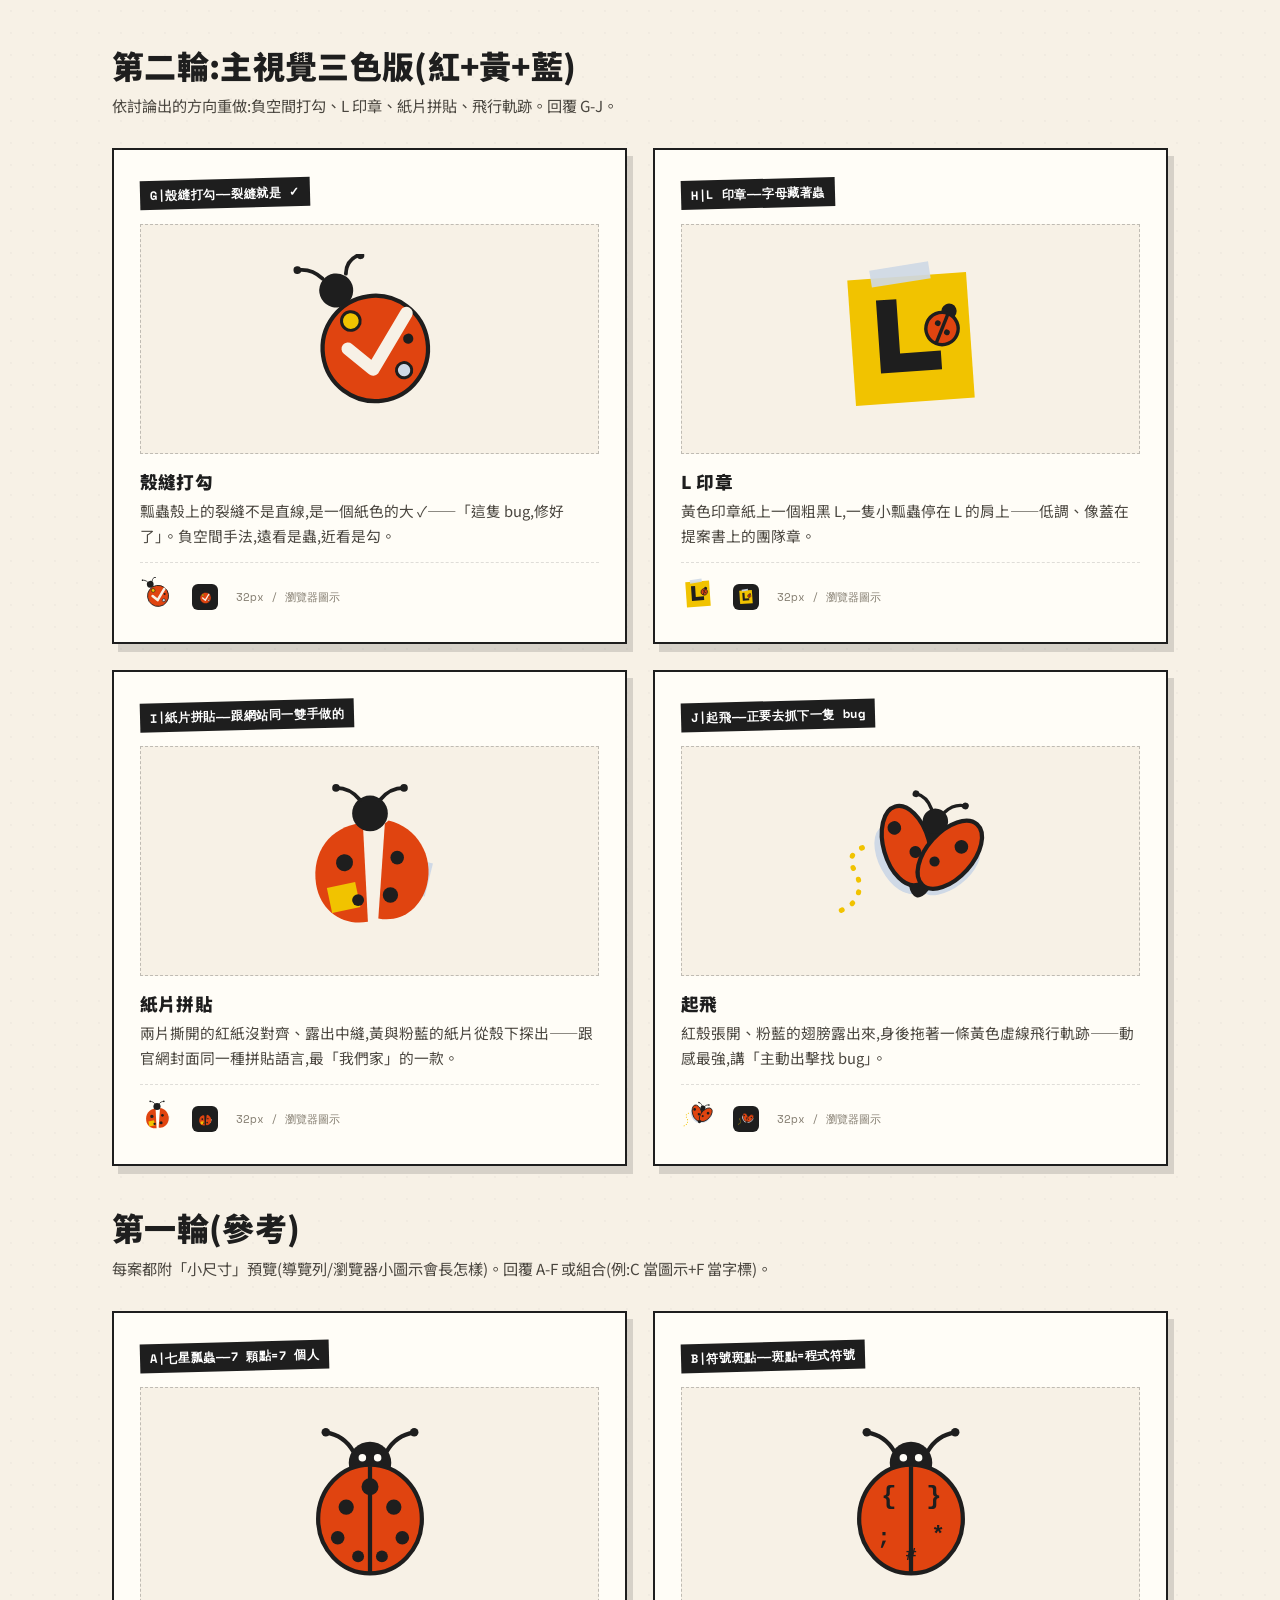
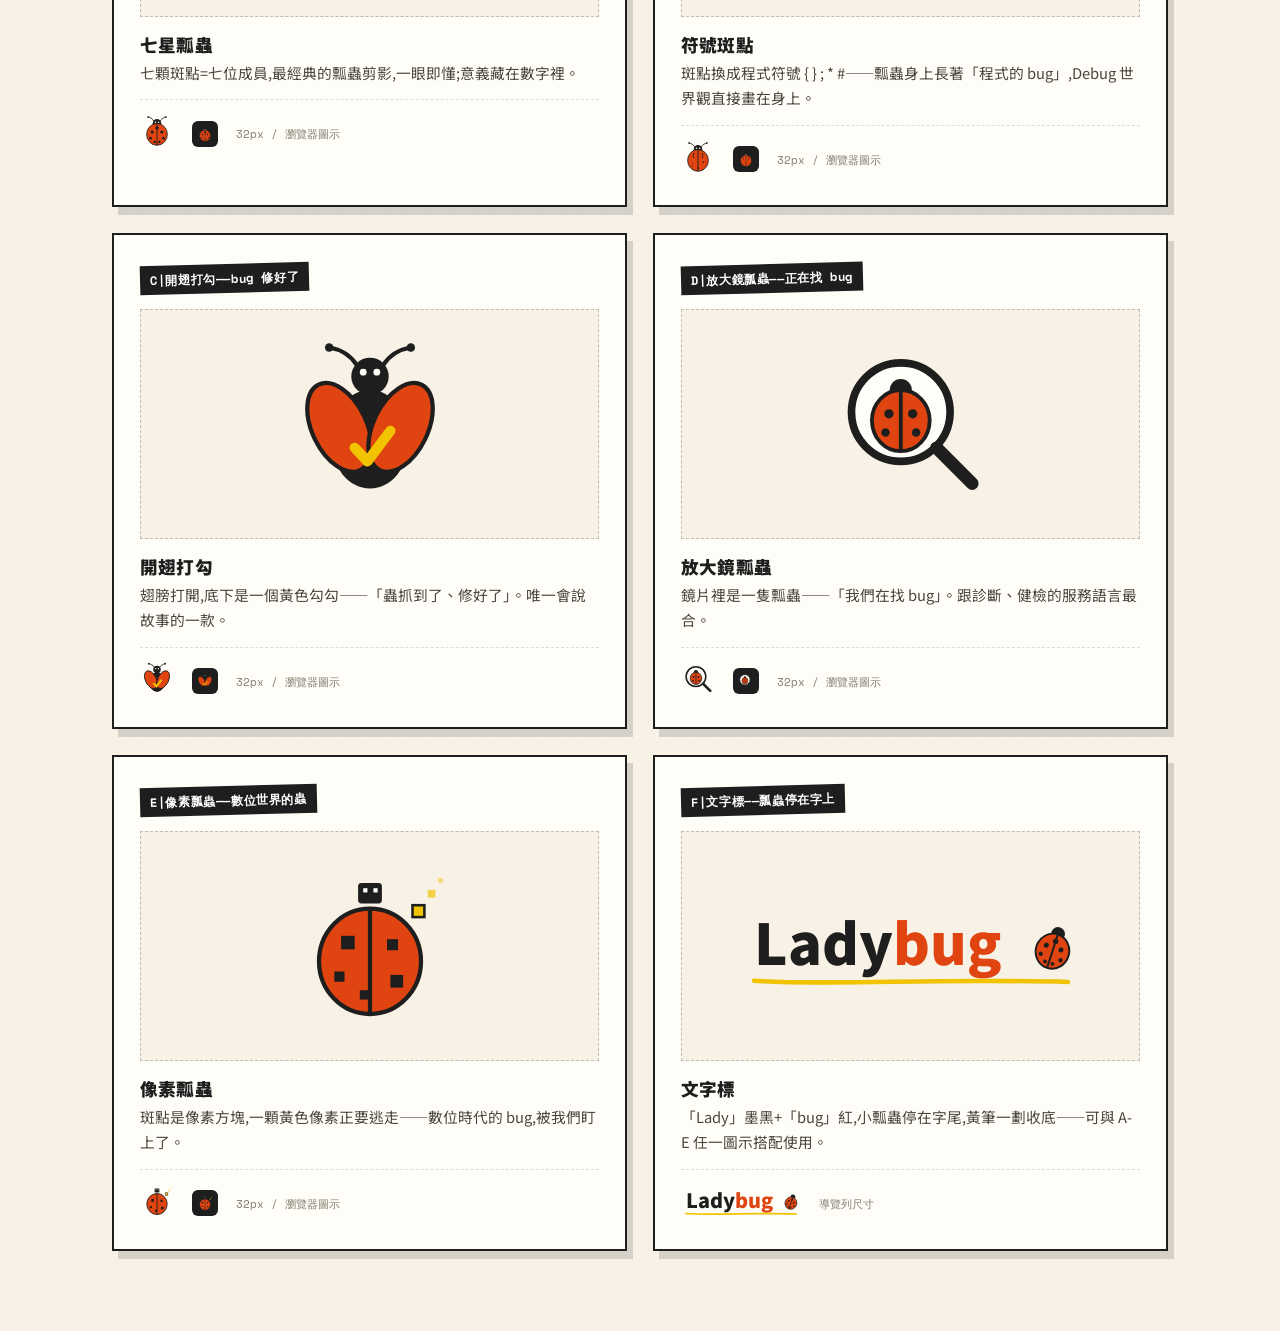
<file: logo-lab.html>
<!doctype html>
<html lang="zh-Hant">
<head>
<meta charset="UTF-8">
<meta name="viewport" content="width=device-width,initial-scale=1">
<title>Logo 提案 R2|Ladybug(內部頁)</title>
<meta name="robots" content="noindex">
<link rel="icon" href="assets/favicon.svg" type="image/svg+xml">
<link rel="stylesheet" href="styles.css">
<style>
.lab-wrap{max-width:1100px;margin:0 auto;padding:36px 22px 80px}
.lab-wrap h1{font-size:clamp(1.4rem,3vw,2rem);margin-bottom:6px}
.lab-note{color:var(--ink-2);font-size:.95rem;margin-bottom:30px}
.logo-grid{display:grid;grid-template-columns:repeat(2,1fr);gap:26px}
@media (max-width:760px){.logo-grid{grid-template-columns:1fr}}
.lcard{background:var(--paper);border:2px solid var(--ink);box-shadow:6px 8px 0 rgba(30,30,30,.15);padding:26px}
.lcard .tag{display:inline-block;font-family:var(--mono);font-weight:700;font-size:.76rem;background:var(--ink);color:#fff;padding:4px 10px;margin-bottom:16px}
.lcard .stage{display:grid;place-items:center;background:var(--cream);border:1.5px dashed rgba(30,30,30,.25);padding:26px;min-height:230px}
.lcard .stage svg{width:170px;height:auto}
.lcard.wide .stage svg{width:340px}
.lcard h3{font-size:1.1rem;margin:16px 0 4px}
.lcard p{color:var(--ink-2);font-size:.92rem;margin:0 0 14px}
.sizes{display:flex;align-items:center;gap:18px;border-top:1px dashed var(--line);padding-top:14px}
.sizes .s32 svg{width:34px;height:34px}
.sizes .fav{width:26px;height:26px;border-radius:6px;background:var(--ink);display:grid;place-items:center}
.sizes .fav svg{width:18px;height:18px}
.sizes span{font-family:var(--mono);font-size:.7rem;color:var(--muted)}
</style>
</head>
<body>
<div class="lab-wrap">
  <h1 style="margin-top:8px">第二輪:主視覺三色版(紅+黃+藍)</h1>
  <p class="lab-note">依討論出的方向重做:負空間打勾、L 印章、紙片拼貼、飛行軌跡。回覆 G-J。</p>
  <div class="logo-grid">

    <div class="lcard"><span class="tag">G|殼縫打勾——裂縫就是 ✓</span>
      <div class="stage"><svg id="mG" viewBox="0 0 200 200" xmlns="http://www.w3.org/2000/svg">
        <g transform="rotate(-8 100 110)">
          <circle cx="70" cy="38" r="20" fill="#1e1e1e"/>
          <path d="M56 22 C48 12 38 8 28 8" stroke="#1e1e1e" stroke-width="4.5" fill="none" stroke-linecap="round"/>
          <path d="M84 20 C86 8 94 2 104 0" stroke="#1e1e1e" stroke-width="4.5" fill="none" stroke-linecap="round"/>
          <circle cx="28" cy="8" r="4.5" fill="#1e1e1e"/><circle cx="104" cy="1" r="4.5" fill="#1e1e1e"/>
          <circle cx="106" cy="112" r="62" fill="#E04410" stroke="#1e1e1e" stroke-width="5"/>
          <path d="M74 108 L100 136 L148 76" stroke="#f7f1e6" stroke-width="15" fill="none" stroke-linecap="round" stroke-linejoin="round"/>
          <circle cx="82" cy="76" r="11" fill="#F1C300" stroke="#1e1e1e" stroke-width="3.5"/>
          <circle cx="136" cy="142" r="9" fill="#CFD9E6" stroke="#1e1e1e" stroke-width="3.5"/>
          <circle cx="146" cy="106" r="6" fill="#1e1e1e"/>
        </g>
      </svg></div>
      <h3>殼縫打勾</h3><p>瓢蟲殼上的裂縫不是直線,是一個紙色的大 ✓——「這隻 bug,修好了」。負空間手法,遠看是蟲,近看是勾。</p>
      <div class="sizes"><span class="s32"><svg viewBox="0 0 200 200"><use href="#mG"/></svg></span><span class="fav"><svg viewBox="0 0 200 200"><use href="#mG"/></svg></span><span>32px / 瀏覽器圖示</span></div>
    </div>

    <div class="lcard"><span class="tag">H|L 印章——字母藏著蟲</span>
      <div class="stage"><svg id="mH" viewBox="0 0 200 200" xmlns="http://www.w3.org/2000/svg">
        <rect x="30" y="26" width="140" height="148" fill="#F1C300" transform="rotate(-4 100 100)"/>
        <rect x="52" y="14" width="70" height="20" fill="#CFD9E6" opacity=".9" transform="rotate(-9 87 24)"/>
        <path d="M62 52 L62 138 L134 138 L134 116 L86 116 L86 52 Z" fill="#1e1e1e" transform="rotate(-4 100 100)"/>
        <g transform="rotate(22 138 84)">
          <circle cx="138" cy="66" r="9" fill="#1e1e1e"/>
          <circle cx="138" cy="88" r="19" fill="#E04410" stroke="#1e1e1e" stroke-width="4"/>
          <line x1="138" y1="70" x2="138" y2="107" stroke="#1e1e1e" stroke-width="4"/>
          <circle cx="131" cy="84" r="3.4" fill="#1e1e1e"/><circle cx="145" cy="90" r="3.4" fill="#1e1e1e"/>
        </g>
      </svg></div>
      <h3>L 印章</h3><p>黃色印章紙上一個粗黑 L,一隻小瓢蟲停在 L 的肩上——低調、像蓋在提案書上的團隊章。</p>
      <div class="sizes"><span class="s32"><svg viewBox="0 0 200 200"><use href="#mH"/></svg></span><span class="fav"><svg viewBox="0 0 200 200"><use href="#mH"/></svg></span><span>32px / 瀏覽器圖示</span></div>
    </div>

    <div class="lcard"><span class="tag">I|紙片拼貼——跟網站同一雙手做的</span>
      <div class="stage"><svg id="mI" viewBox="0 0 200 200" xmlns="http://www.w3.org/2000/svg">
        <rect x="118" y="96" width="52" height="40" fill="#CFD9E6" transform="rotate(14 144 116)"/>
        <path d="M96 58 C60 58 34 86 36 124 C38 156 62 176 92 174 L98 62 Z" fill="#E04410" transform="rotate(-6 70 120)"/>
        <path d="M108 56 C142 60 166 90 162 126 C158 156 136 174 110 172 L104 60 Z" fill="#E04410" transform="rotate(7 132 118) translate(6 -2)"/>
        <rect x="52" y="128" width="34" height="30" fill="#F1C300" transform="rotate(-12 69 143)"/>
        <circle cx="100" cy="44" r="21" fill="#1e1e1e"/>
        <path d="M88 28 C80 18 70 14 60 14" stroke="#1e1e1e" stroke-width="4.5" fill="none" stroke-linecap="round"/>
        <path d="M112 28 C120 18 130 14 140 14" stroke="#1e1e1e" stroke-width="4.5" fill="none" stroke-linecap="round"/>
        <circle cx="60" cy="14" r="4.5" fill="#1e1e1e"/><circle cx="140" cy="14" r="4.5" fill="#1e1e1e"/>
        <circle cx="70" cy="102" r="10" fill="#1e1e1e" transform="rotate(-6 70 102)"/>
        <circle cx="132" cy="96" r="8" fill="#1e1e1e"/>
        <circle cx="86" cy="146" r="7" fill="#1e1e1e"/>
        <circle cx="124" cy="140" r="9" fill="#1e1e1e"/>
      </svg></div>
      <h3>紙片拼貼</h3><p>兩片撕開的紅紙沒對齊、露出中縫,黃與粉藍的紙片從殼下探出——跟官網封面同一種拼貼語言,最「我們家」的一款。</p>
      <div class="sizes"><span class="s32"><svg viewBox="0 0 200 200"><use href="#mI"/></svg></span><span class="fav"><svg viewBox="0 0 200 200"><use href="#mI"/></svg></span><span>32px / 瀏覽器圖示</span></div>
    </div>

    <div class="lcard"><span class="tag">J|起飛——正要去抓下一隻 bug</span>
      <div class="stage"><svg id="mJ" viewBox="0 0 200 200" xmlns="http://www.w3.org/2000/svg">
        <path d="M18 158 C40 150 44 128 34 112 C26 99 30 88 44 84" stroke="#F1C300" stroke-width="6" fill="none" stroke-linecap="round" stroke-dasharray="1 14"/>
        <g transform="rotate(14 118 96)">
          <ellipse cx="88" cy="106" rx="24" ry="44" fill="#CFD9E6" transform="rotate(-42 88 106)"/>
          <ellipse cx="148" cy="102" rx="22" ry="42" fill="#CFD9E6" transform="rotate(38 148 102)"/>
          <ellipse cx="118" cy="104" rx="17" ry="40" fill="#1e1e1e"/>
          <ellipse cx="92" cy="88" rx="27" ry="48" fill="#E04410" stroke="#1e1e1e" stroke-width="5" transform="rotate(-30 92 88)"/>
          <ellipse cx="144" cy="86" rx="27" ry="48" fill="#E04410" stroke="#1e1e1e" stroke-width="5" transform="rotate(28 144 86)"/>
          <circle cx="84" cy="64" r="8" fill="#1e1e1e" transform="rotate(-30 92 88)"/>
          <circle cx="100" cy="98" r="7" fill="#1e1e1e" transform="rotate(-30 92 88)"/>
          <circle cx="148" cy="70" r="8" fill="#1e1e1e" transform="rotate(28 144 86)"/>
          <circle cx="136" cy="104" r="6" fill="#1e1e1e" transform="rotate(28 144 86)"/>
          <circle cx="118" cy="52" r="15" fill="#1e1e1e"/>
          <path d="M110 39 C104 30 96 26 88 26" stroke="#1e1e1e" stroke-width="4" fill="none" stroke-linecap="round"/>
          <path d="M126 39 C132 30 140 26 148 26" stroke="#1e1e1e" stroke-width="4" fill="none" stroke-linecap="round"/>
          <circle cx="88" cy="26" r="4" fill="#1e1e1e"/><circle cx="148" cy="26" r="4" fill="#1e1e1e"/>
        </g>
      </svg></div>
      <h3>起飛</h3><p>紅殼張開、粉藍的翅膀露出來,身後拖著一條黃色虛線飛行軌跡——動感最強,講「主動出擊找 bug」。</p>
      <div class="sizes"><span class="s32"><svg viewBox="0 0 200 200"><use href="#mJ"/></svg></span><span class="fav"><svg viewBox="0 0 200 200"><use href="#mJ"/></svg></span><span>32px / 瀏覽器圖示</span></div>
    </div>

  </div>


  <h1 style="margin-top:40px">第一輪(參考)</h1>
  <p class="lab-note">每案都附「小尺寸」預覽(導覽列/瀏覽器小圖示會長怎樣)。回覆 A-F 或組合(例:C 當圖示+F 當字標)。</p>

  <div class="logo-grid">

    <div class="lcard"><span class="tag">A|七星瓢蟲——7 顆點=7 個人</span>
      <div class="stage"><svg id="mA" viewBox="0 0 200 200" xmlns="http://www.w3.org/2000/svg">
        <path d="M80 40 C72 26 60 20 48 18" stroke="#1e1e1e" stroke-width="5" fill="none" stroke-linecap="round"/>
        <path d="M120 40 C128 26 140 20 152 18" stroke="#1e1e1e" stroke-width="5" fill="none" stroke-linecap="round"/>
        <circle cx="48" cy="18" r="5" fill="#1e1e1e"/><circle cx="152" cy="18" r="5" fill="#1e1e1e"/>
        <circle cx="100" cy="54" r="25" fill="#1e1e1e"/>
        <circle cx="91" cy="48" r="4.4" fill="#fffdf7"/><circle cx="109" cy="48" r="4.4" fill="#fffdf7"/>
        <ellipse cx="100" cy="120" rx="61" ry="64" fill="#E04410" stroke="#1e1e1e" stroke-width="5"/>
        <line x1="100" y1="58" x2="100" y2="184" stroke="#1e1e1e" stroke-width="5"/>
        <circle cx="100" cy="82" r="10" fill="#1e1e1e"/>
        <circle cx="72" cy="106" r="9" fill="#1e1e1e"/><circle cx="128" cy="106" r="9" fill="#1e1e1e"/>
        <circle cx="62" cy="142" r="8" fill="#1e1e1e"/><circle cx="138" cy="142" r="8" fill="#1e1e1e"/>
        <circle cx="86" cy="164" r="7" fill="#1e1e1e"/><circle cx="114" cy="164" r="7" fill="#1e1e1e"/>
      </svg></div>
      <h3>七星瓢蟲</h3><p>七顆斑點=七位成員,最經典的瓢蟲剪影,一眼即懂;意義藏在數字裡。</p>
      <div class="sizes"><span class="s32"><svg viewBox="0 0 200 200"><use href="#mA"/></svg></span><span class="fav"><svg viewBox="0 0 200 200"><use href="#mA"/></svg></span><span>32px / 瀏覽器圖示</span></div>
    </div>

    <div class="lcard"><span class="tag">B|符號斑點——斑點=程式符號</span>
      <div class="stage"><svg id="mB" viewBox="0 0 200 200" xmlns="http://www.w3.org/2000/svg">
        <path d="M80 40 C72 26 60 20 48 18" stroke="#1e1e1e" stroke-width="5" fill="none" stroke-linecap="round"/>
        <path d="M120 40 C128 26 140 20 152 18" stroke="#1e1e1e" stroke-width="5" fill="none" stroke-linecap="round"/>
        <circle cx="48" cy="18" r="5" fill="#1e1e1e"/><circle cx="152" cy="18" r="5" fill="#1e1e1e"/>
        <circle cx="100" cy="54" r="25" fill="#1e1e1e"/>
        <circle cx="91" cy="48" r="4.4" fill="#fffdf7"/><circle cx="109" cy="48" r="4.4" fill="#fffdf7"/>
        <ellipse cx="100" cy="120" rx="61" ry="64" fill="#E04410" stroke="#1e1e1e" stroke-width="5"/>
        <line x1="100" y1="58" x2="100" y2="184" stroke="#1e1e1e" stroke-width="5"/>
        <text x="74" y="102" font-family="Menlo,monospace" font-size="30" font-weight="bold" fill="#1e1e1e" text-anchor="middle">{</text>
        <text x="127" y="102" font-family="Menlo,monospace" font-size="30" font-weight="bold" fill="#1e1e1e" text-anchor="middle">}</text>
        <text x="68" y="150" font-family="Menlo,monospace" font-size="26" font-weight="bold" fill="#1e1e1e" text-anchor="middle">;</text>
        <text x="132" y="146" font-family="Menlo,monospace" font-size="26" font-weight="bold" fill="#1e1e1e" text-anchor="middle">*</text>
        <text x="100" y="168" font-family="Menlo,monospace" font-size="22" font-weight="bold" fill="#1e1e1e" text-anchor="middle">#</text>
      </svg></div>
      <h3>符號斑點</h3><p>斑點換成程式符號 { } ; * #——瓢蟲身上長著「程式的 bug」,Debug 世界觀直接畫在身上。</p>
      <div class="sizes"><span class="s32"><svg viewBox="0 0 200 200"><use href="#mB"/></svg></span><span class="fav"><svg viewBox="0 0 200 200"><use href="#mB"/></svg></span><span>32px / 瀏覽器圖示</span></div>
    </div>

    <div class="lcard"><span class="tag">C|開翅打勾——bug 修好了</span>
      <div class="stage"><svg id="mC" viewBox="0 0 200 200" xmlns="http://www.w3.org/2000/svg">
        <path d="M84 30 C76 18 64 12 52 10" stroke="#1e1e1e" stroke-width="5" fill="none" stroke-linecap="round"/>
        <path d="M116 30 C124 18 136 12 148 10" stroke="#1e1e1e" stroke-width="5" fill="none" stroke-linecap="round"/>
        <circle cx="52" cy="10" r="5" fill="#1e1e1e"/><circle cx="148" cy="10" r="5" fill="#1e1e1e"/>
        <circle cx="100" cy="44" r="22" fill="#1e1e1e"/>
        <circle cx="92" cy="39" r="4" fill="#fffdf7"/><circle cx="108" cy="39" r="4" fill="#fffdf7"/>
        <ellipse cx="100" cy="118" rx="46" ry="58" fill="#1e1e1e"/>
        <ellipse cx="64" cy="104" rx="32" ry="56" fill="#E04410" stroke="#1e1e1e" stroke-width="5" transform="rotate(-26 64 104)"/>
        <ellipse cx="136" cy="104" rx="32" ry="56" fill="#E04410" stroke="#1e1e1e" stroke-width="5" transform="rotate(26 136 104)"/>
        <path d="M82 128 L97 144 L124 108" stroke="#F1C300" stroke-width="12" fill="none" stroke-linecap="round" stroke-linejoin="round"/>
      </svg></div>
      <h3>開翅打勾</h3><p>翅膀打開,底下是一個黃色勾勾——「蟲抓到了、修好了」。唯一會說故事的一款。</p>
      <div class="sizes"><span class="s32"><svg viewBox="0 0 200 200"><use href="#mC"/></svg></span><span class="fav"><svg viewBox="0 0 200 200"><use href="#mC"/></svg></span><span>32px / 瀏覽器圖示</span></div>
    </div>

    <div class="lcard"><span class="tag">D|放大鏡瓢蟲——正在找 bug</span>
      <div class="stage"><svg id="mD" viewBox="0 0 200 200" xmlns="http://www.w3.org/2000/svg">
        <circle cx="88" cy="86" r="58" fill="#fffdf7" stroke="#1e1e1e" stroke-width="9"/>
        <line x1="130" y1="128" x2="172" y2="170" stroke="#1e1e1e" stroke-width="15" stroke-linecap="round"/>
        <circle cx="88" cy="60" r="13" fill="#1e1e1e"/>
        <ellipse cx="88" cy="96" rx="34" ry="36" fill="#E04410" stroke="#1e1e1e" stroke-width="4.5"/>
        <line x1="88" y1="62" x2="88" y2="132" stroke="#1e1e1e" stroke-width="4.5"/>
        <circle cx="74" cy="88" r="5.5" fill="#1e1e1e"/><circle cx="102" cy="88" r="5.5" fill="#1e1e1e"/>
        <circle cx="70" cy="110" r="5" fill="#1e1e1e"/><circle cx="106" cy="110" r="5" fill="#1e1e1e"/>
      </svg></div>
      <h3>放大鏡瓢蟲</h3><p>鏡片裡是一隻瓢蟲——「我們在找 bug」。跟診斷、健檢的服務語言最合。</p>
      <div class="sizes"><span class="s32"><svg viewBox="0 0 200 200"><use href="#mD"/></svg></span><span class="fav"><svg viewBox="0 0 200 200"><use href="#mD"/></svg></span><span>32px / 瀏覽器圖示</span></div>
    </div>

    <div class="lcard"><span class="tag">E|像素瓢蟲——數位世界的蟲</span>
      <div class="stage"><svg id="mE" viewBox="0 0 200 200" xmlns="http://www.w3.org/2000/svg">
        <rect x="86" y="26" width="28" height="24" rx="4" fill="#1e1e1e"/>
        <rect x="92" y="32" width="5" height="5" fill="#fffdf7"/><rect x="104" y="32" width="5" height="5" fill="#fffdf7"/>
        <ellipse cx="100" cy="118" rx="60" ry="62" fill="#E04410" stroke="#1e1e1e" stroke-width="5"/>
        <line x1="100" y1="56" x2="100" y2="180" stroke="#1e1e1e" stroke-width="5"/>
        <rect x="66" y="88" width="16" height="16" fill="#1e1e1e"/>
        <rect x="120" y="92" width="13" height="13" fill="#1e1e1e"/>
        <rect x="58" y="130" width="12" height="12" fill="#1e1e1e"/>
        <rect x="124" y="134" width="15" height="15" fill="#1e1e1e"/>
        <rect x="88" y="152" width="11" height="11" fill="#1e1e1e"/>
        <rect x="150" y="52" width="14" height="14" fill="#F1C300" stroke="#1e1e1e" stroke-width="3"/>
        <rect x="168" y="34" width="9" height="9" fill="#F1C300" opacity=".7"/>
        <rect x="180" y="20" width="6" height="6" fill="#F1C300" opacity=".45"/>
      </svg></div>
      <h3>像素瓢蟲</h3><p>斑點是像素方塊,一顆黃色像素正要逃走——數位時代的 bug,被我們盯上了。</p>
      <div class="sizes"><span class="s32"><svg viewBox="0 0 200 200"><use href="#mE"/></svg></span><span class="fav"><svg viewBox="0 0 200 200"><use href="#mE"/></svg></span><span>32px / 瀏覽器圖示</span></div>
    </div>

    <div class="lcard wide"><span class="tag">F|文字標——瓢蟲停在字上</span>
      <div class="stage"><svg id="mF" viewBox="0 0 520 150" xmlns="http://www.w3.org/2000/svg">
        <text x="20" y="104" font-family="'Noto Sans TC',sans-serif" font-size="86" font-weight="900" fill="#1e1e1e">Lady<tspan fill="#E04410">bug</tspan></text>
        <g transform="translate(452,22) rotate(18) scale(.42)">
          <circle cx="100" cy="54" r="25" fill="#1e1e1e"/>
          <ellipse cx="100" cy="120" rx="61" ry="64" fill="#E04410" stroke="#1e1e1e" stroke-width="7"/>
          <line x1="100" y1="58" x2="100" y2="184" stroke="#1e1e1e" stroke-width="7"/>
          <circle cx="100" cy="82" r="10" fill="#1e1e1e"/>
          <circle cx="72" cy="106" r="9" fill="#1e1e1e"/><circle cx="128" cy="106" r="9" fill="#1e1e1e"/>
          <circle cx="62" cy="142" r="8" fill="#1e1e1e"/><circle cx="138" cy="142" r="8" fill="#1e1e1e"/>
          <circle cx="86" cy="164" r="7" fill="#1e1e1e"/><circle cx="114" cy="164" r="7" fill="#1e1e1e"/>
        </g>
        <path d="M20 128 C 130 136, 300 124, 500 130" stroke="#F1C300" stroke-width="7" fill="none" stroke-linecap="round"/>
      </svg></div>
      <h3>文字標</h3><p>「Lady」墨黑+「bug」紅,小瓢蟲停在字尾,黃筆一劃收底——可與 A-E 任一圖示搭配使用。</p>
      <div class="sizes"><span class="s32" style="width:120px"><svg viewBox="0 0 520 150" style="width:120px;height:auto"><use href="#mF"/></svg></span><span>導覽列尺寸</span></div>
    </div>

  </div>
</div>
</body>
</html>
</file>
<file: styles.css>
/* =====================================================================
   7aDy.bug — Brand Debug Lab
   手作企劃檔案室 × 品牌診斷報告 × 整合行銷工作室
   ===================================================================== */
@import url('https://fonts.googleapis.com/css2?family=Noto+Sans+TC:wght@400;500;700;900&family=Caveat:wght@600;700&family=Zhi+Mang+Xing&family=Space+Mono:wght@400;700&display=swap');

:root{
  --cream:#f7f1e6;
  --paper:#fffdf7;
  --ink:#1e1e1e;
  --ink-2:#4a463f;
  --muted:#847d70;
  --red:#e04410;
  --red-deep:#b53409;
  --green:#6c8b45;
  --yellow:#f1c300;
  --yellow-soft:#f8e9a8;
  --blue:#cfd9e6;
  --blue-deep:#5f7d9c;
  --gray:#e8e1d7;
  --line:rgba(30,30,30,.14);

  --sans:"Noto Sans TC",system-ui,-apple-system,sans-serif;
  --hand:"Caveat","Zhi Mang Xing",cursive;
  --mono:"Space Mono",ui-monospace,monospace;

  --edge:clamp(20px,5vw,80px);
  --maxw:1240px;
  --shadow:3px 5px 0 rgba(30,30,30,.10), 0 14px 30px -18px rgba(30,30,30,.4);
  --shadow-sm:2px 3px 0 rgba(30,30,30,.08);
}

*{box-sizing:border-box;margin:0;padding:0}
html{-webkit-text-size-adjust:100%}
html.lenis,html.lenis body{height:auto}
.lenis.lenis-smooth{scroll-behavior:auto!important}
html{overflow-x:hidden}
body{
  font-family:var(--sans);background:var(--cream);color:var(--ink);
  font-size:17px;line-height:1.72;font-weight:400;-webkit-font-smoothing:antialiased;overflow-x:hidden;
  background-image:radial-gradient(rgba(30,30,30,.028) 1px,transparent 1px);background-size:22px 22px;
}
img{max-width:100%;display:block}
a{color:inherit;text-decoration:none}
::selection{background:var(--red);color:#fff}

h1,h2,h3,h4{font-weight:900;line-height:1.32;letter-spacing:.01em}
.display{font-size:clamp(2.1rem,4.4vw,3.7rem);line-height:1.24;letter-spacing:.01em;margin-bottom:clamp(16px,2.2vw,26px)}
h2{font-size:clamp(1.7rem,3vw,2.5rem)}
h3{font-size:clamp(1.15rem,1.6vw,1.4rem)}
p{margin:0 0 1em}
.lead{font-size:clamp(1.05rem,1.3vw,1.24rem);line-height:1.7;color:var(--ink-2);max-width:56ch}
.hand{font-family:var(--hand);font-weight:700}
.red{color:var(--red)}
strong{font-weight:700}

/* red-pen hand-drawn circle around text */
.circle{position:relative;display:inline-block;padding:0 .1em;white-space:nowrap}
.circle::after{content:"";position:absolute;inset:-30% -13%;z-index:-1;pointer-events:none;
  background:url("data:image/svg+xml,%3Csvg xmlns='http://www.w3.org/2000/svg' viewBox='0 0 220 96'%3E%3Cpath d='M22 46 C24 18 190 12 198 46 C204 78 44 90 16 50' fill='none' stroke='%23d9412e' stroke-width='3.4' stroke-linecap='round'/%3E%3C/svg%3E") no-repeat center/100% 100%}
/* red-pen underline */
.penline{background:url("data:image/svg+xml,%3Csvg xmlns='http://www.w3.org/2000/svg' viewBox='0 0 200 14'%3E%3Cpath d='M4 8 C50 3 150 12 196 6' fill='none' stroke='%23d9412e' stroke-width='3' stroke-linecap='round'/%3E%3C/svg%3E") no-repeat left bottom/100% 8px;padding-bottom:8px}


.tag{display:inline-block;font-family:var(--mono);font-size:.72rem;font-weight:700;letter-spacing:.05em;
  background:var(--red);color:#fff;padding:3px 10px;transform:rotate(-1.5deg)}
.tape{position:relative}
.tape::before{content:"";position:absolute;top:-11px;left:50%;transform:translateX(-50%) rotate(-3deg);
  width:78px;height:22px;background:rgba(243,207,79,.6);box-shadow:0 1px 2px rgba(0,0,0,.08)}

.wrap{max-width:var(--maxw);margin:0 auto;padding-inline:var(--edge)}
.section{padding:clamp(64px,10vw,120px) 0;position:relative}
.section-head{max-width:760px;margin-bottom:clamp(40px,5vw,64px)}
.section-head .section-head .lead{margin-top:16px}

/* buttons */
.btn{display:inline-flex;align-items:center;gap:.5em;font-family:var(--sans);font-weight:700;font-size:1rem;
  padding:14px 28px;background:var(--red);color:#fff;border:2px solid var(--ink);box-shadow:4px 4px 0 var(--ink);
  transition:transform .18s,box-shadow .18s,background .2s}
.btn:hover{transform:translate(-2px,-2px);box-shadow:6px 6px 0 var(--ink);background:var(--red-deep)}
.btn:active{transform:translate(3px,3px);box-shadow:1px 1px 0 var(--ink)}
.btn.ghost{background:var(--paper);color:var(--ink)}
.btn.ghost:hover{background:#fff}
.arrow{transition:transform .2s}.btn:hover .arrow,.tlink:hover .arrow{transform:translate(3px,-3px)}
.tlink{display:inline-flex;align-items:center;gap:.4em;font-weight:700;color:var(--red-deep);
  border-bottom:2px solid var(--red);padding-bottom:2px}
.tlink:hover{color:var(--red)}

.progress{position:fixed;top:0;left:0;height:3px;width:0;background:var(--red);z-index:200}

/* =====================================================================
   Header — file-drawer navbar
   ===================================================================== */
.site-header{position:sticky;top:0;z-index:100;background:color-mix(in srgb,var(--cream) 92%,transparent);
  backdrop-filter:blur(8px);border-bottom:2px solid var(--ink)}
.nav{display:flex;align-items:center;justify-content:space-between;height:66px;max-width:var(--maxw);margin:0 auto;padding-inline:var(--edge)}
.brand{display:flex;align-items:center;gap:10px;font-weight:900;font-size:1.2rem;letter-spacing:-.02em}
.brand .mark{width:28px;height:28px;flex:none}
.brand .dot{color:var(--red)}
.nav-links{display:flex;align-items:center;gap:6px}
.nav-links a{font-weight:500;font-size:.95rem;color:var(--ink-2);padding:8px 13px;transition:color .2s}
.nav-links a:hover,.nav-links a.current{color:var(--ink)}
.nav-links a.current{position:relative}
.nav-links a.current::after{content:"";position:absolute;left:13px;right:13px;bottom:2px;height:6px;background:var(--yellow);z-index:-1}
.nav-links .navcta{font-family:var(--mono);font-weight:700;color:#fff;background:var(--red);border:2px solid var(--ink);padding:8px 16px;margin-left:6px;
  box-shadow:3px 3px 0 var(--ink);transition:transform .18s,box-shadow .18s,background .2s}
.nav-links .navcta:hover{background:var(--red-deep);color:#fff;transform:translate(-1px,-1px);box-shadow:4px 4px 0 var(--ink)}
.nav-links .navcta:active{transform:translate(2px,2px);box-shadow:1px 1px 0 var(--ink)}
.menu-btn{display:none;flex-direction:column;gap:5px;background:none;border:0;cursor:pointer;padding:6px}
.menu-btn span{width:24px;height:2.5px;background:var(--ink);transition:.3s}
body.menu-open .menu-btn span:nth-child(1){transform:translateY(7.5px) rotate(45deg)}
body.menu-open .menu-btn span:nth-child(2){opacity:0}
body.menu-open .menu-btn span:nth-child(3){transform:translateY(-7.5px) rotate(-45deg)}
@media (max-width:880px){
  .menu-btn{display:flex}
  .nav-links{position:fixed;inset:66px 0 auto 0;flex-direction:column;align-items:stretch;gap:2px;
    background:var(--paper);border-bottom:2px solid var(--ink);padding:14px var(--edge) 24px;
    transform:translateY(-120%);transition:transform .38s cubic-bezier(.4,0,.2,1)}
  body.menu-open .nav-links{transform:none}
  .nav-links a{font-size:1.1rem;padding:14px 6px;border-bottom:1px solid var(--line)}
  .nav-links a.current::after{display:none}
  .nav-links .navcta{margin:12px 0 0;text-align:center;justify-content:center;border-bottom:2px solid var(--ink)}
}

/* =====================================================================
   Paper card base
   ===================================================================== */
.paper-card{background:var(--paper);border:2px solid var(--ink);box-shadow:var(--shadow);position:relative}
.file{position:relative;background:var(--paper);border:2px solid var(--ink);box-shadow:var(--shadow);padding:28px 26px}
.file[data-tab]::before{content:attr(data-tab);position:absolute;top:-19px;left:22px;font-family:var(--mono);
  font-size:.72rem;font-weight:700;letter-spacing:.06em;background:var(--gray);color:var(--ink);
  border:2px solid var(--ink);border-bottom:0;padding:4px 12px 5px}

/* =====================================================================
   Hero
   ===================================================================== */
.hero{padding:clamp(40px,6vw,80px) 0 clamp(48px,7vw,88px)}
.hero-grid{display:grid;grid-template-columns:1.08fr .92fr;gap:clamp(30px,5vw,64px);align-items:center}
.hero h1{font-size:clamp(2.3rem,4.6vw,4rem);line-height:1.28;letter-spacing:.01em}
.hero h1 .red{color:var(--red)}
.hero .lead{margin:24px 0 32px}
.hero-actions{display:flex;flex-wrap:wrap;gap:14px}
@media (min-width:881px){.hero-grid>div:last-child{align-self:start;margin-top:4px}}
@media (max-width:880px){.hero-grid{grid-template-columns:1fr;gap:36px}}

/* Brand Bug Report collage */
.report{background:var(--paper);border:2px solid var(--ink);box-shadow:6px 8px 0 rgba(30,30,30,.14),0 20px 40px -22px rgba(30,30,30,.5);
  padding:28px 26px 30px;transform:rotate(1.3deg);position:relative}
.report .rhead{display:flex;align-items:baseline;justify-content:space-between;border-bottom:2px solid var(--ink);padding-bottom:10px;margin-bottom:16px}
.report .rhead b{font-size:1.15rem;letter-spacing:-.01em}
.report .rhead span{font-family:var(--mono);font-size:.68rem;color:var(--muted)}
.report ul{list-style:none;font-family:var(--sans)}
.report li{display:flex;align-items:center;gap:12px;padding:9px 0;border-bottom:1px dashed var(--line);font-size:.98rem}
.report li .box,.whynote li .box{width:18px;height:18px;border:2px solid var(--ink);flex:none;display:grid;place-items:center;color:var(--red);font-weight:900;font-size:.72rem;line-height:0}
.report li.done{color:var(--muted)}
.report .stamp{position:absolute;top:-16px;right:16px;background:var(--paper);font-family:var(--mono);font-weight:700;color:var(--red);font-size:1.05rem;letter-spacing:.08em;
  border:2.5px solid var(--red);padding:5px 12px;transform:rotate(-8deg);background:rgba(255,253,247,.72)}
.report .sig{font-family:var(--sans);font-weight:900;color:var(--red);font-size:1.05rem;margin-top:18px;transform:rotate(-1.5deg)}
.report .sticky{position:absolute;bottom:-24px;right:-12px;left:auto;background:var(--yellow);font-family:var(--sans);font-weight:800;
  font-size:.9rem;padding:13px 15px;transform:rotate(-4deg);box-shadow:2px 4px 8px rgba(0,0,0,.16);max-width:170px;line-height:1.4;color:var(--ink)}

/* =====================================================================
   Memo cards (brand bugs)
   ===================================================================== */

/* =====================================================================
   Debug process (5 steps flow)
   ===================================================================== */
.flow{display:grid;grid-template-columns:repeat(6,1fr);gap:0;border:2px solid var(--ink);background:var(--paper);box-shadow:var(--shadow)}
.step{padding:26px 20px;border-right:2px dashed var(--line);position:relative}
.step:last-child{border-right:0}
.step .en{font-family:var(--mono);font-size:.72rem;font-weight:700;color:var(--red);letter-spacing:.06em}
.step .zh{font-size:1.15rem;font-weight:900;margin:6px 0 10px}
.step p{font-size:.86rem;color:var(--muted);margin:0;line-height:1.6}
.step .num{position:absolute;top:14px;right:14px;font-family:var(--mono);font-weight:700;color:var(--gray);font-size:1.5rem;line-height:1}
.step:nth-child(-n+5)::after{content:"→";position:absolute;top:24px;right:-11px;color:var(--red);font-weight:900;background:var(--paper);z-index:2;font-size:1rem}
@media (max-width:900px){.flow{grid-template-columns:1fr 1fr}.step{border-right:0;border-bottom:2px dashed var(--line)}
  .step:nth-child(2n){border-right:0}.step::after{display:none!important}.step:last-child{border-bottom:0}}
@media (max-width:520px){.flow{grid-template-columns:1fr}}

/* =====================================================================
   Service file cards
   ===================================================================== */
.svc-grid{display:grid;grid-template-columns:repeat(3,1fr);gap:30px 24px}
@media (max-width:860px){.svc-grid{grid-template-columns:1fr 1fr}}
@media (max-width:560px){.svc-grid{grid-template-columns:1fr}}
.svc-card{background:var(--paper);border:2px solid var(--ink);box-shadow:var(--shadow);padding:30px 26px;position:relative;transition:transform .22s,box-shadow .22s}
.svc-card::before{content:attr(data-no);position:absolute;top:-17px;left:20px;font-family:var(--mono);font-size:.72rem;font-weight:700;
  background:var(--ink);color:var(--paper);padding:4px 11px 5px}
.svc-card:hover{transform:translate(-2px,-5px) scale(1.04);box-shadow:10px 13px 0 rgba(30,30,30,.18);z-index:2}
.svc-card::before{transition:transform .25s}
.svc-card:hover::before{transform:rotate(-5deg) scale(1.07)}
.svc-card h3{font-size:1.22rem;margin-bottom:10px}
.svc-card p{font-size:.94rem;color:var(--ink-2);margin:0}

/* =====================================================================
   Case files
   ===================================================================== */
.cases{display:grid;grid-template-columns:1fr 1fr;gap:26px}
@media (max-width:820px){.cases{grid-template-columns:1fr}}
.case{background:var(--paper);border:2px solid var(--ink);box-shadow:var(--shadow);padding:30px 28px;position:relative;transition:transform .22s}
.case::before{content:attr(data-file);position:absolute;top:-19px;left:24px;font-family:var(--mono);font-size:.7rem;font-weight:700;
  background:var(--gray);color:var(--ink);border:2px solid var(--ink);border-bottom:0;padding:4px 12px 5px}
.case{transition:transform .22s,box-shadow .22s}
.case:hover{transform:translateY(-6px) rotate(-.4deg);box-shadow:8px 11px 0 rgba(30,30,30,.16)}
.case .cat{font-family:var(--mono);font-size:.72rem;font-weight:700;color:var(--red-deep);letter-spacing:.06em;text-transform:uppercase}
.case h3{font-size:1.3rem;margin:8px 0 18px}
.case dl{display:grid;grid-template-columns:76px 1fr;gap:12px 18px;margin:0}
.case dt{font-family:var(--sans);font-weight:800;color:var(--red);font-size:.82rem;padding-top:1px}
.case dd{margin:0;color:var(--ink-2);font-size:.96rem;line-height:1.6}
.case dd .metric{color:var(--red);font-weight:900}
@media (max-width:520px){.case dl{grid-template-columns:1fr;gap:2px 0}.case dt{margin-top:10px}}

/* =====================================================================
   Packages (3 directions, no price)
   ===================================================================== */
.note{font-size:.86rem;color:var(--muted);margin-top:22px;font-family:var(--sans)}

/* =====================================================================
   Team (personnel files)
   ===================================================================== */
.team-grid{display:grid;grid-template-columns:repeat(2,1fr);gap:26px 22px;max-width:820px;margin:0 auto}
.person.lead-card{grid-column:1/-1;justify-self:center;width:calc(50% - 11px)}
.person.lead-card .idx{background:var(--yellow);color:var(--ink)}
.person{display:block;background:var(--paper);border:2px solid var(--ink);box-shadow:var(--shadow);padding:12px 12px 16px;position:relative;transition:transform .22s;color:inherit}
.person:nth-child(2n){transform:rotate(-.8deg)}
.person:hover{transform:translateY(-6px) rotate(0);box-shadow:8px 11px 0 rgba(30,30,30,.16)}
.person .frame{position:relative;aspect-ratio:4/5;overflow:hidden;background:var(--gray);border:1px solid var(--ink)}
.person .frame img{width:100%;height:100%;object-fit:cover;filter:grayscale(.15) contrast(1.03);transition:filter .4s,transform .6s}
.person:hover .frame img{filter:grayscale(0);transform:scale(1.04)}
.person .clip{position:absolute;top:-7px;left:50%;transform:translateX(-50%);width:26px;height:12px;border:2px solid var(--ink);border-bottom:0;border-radius:8px 8px 0 0;background:var(--gray)}
.person .meta{padding:14px 4px 2px}
.person .idx{font-family:var(--mono);font-size:.68rem;font-weight:700;color:var(--red-deep)}
.person h3{font-size:1.12rem;margin:5px 0 2px}
.person .role{font-size:.85rem;color:var(--muted)}
.person .view{font-family:var(--sans);font-weight:700;font-size:.68rem;color:var(--red);margin-top:8px;display:inline-block}

/* chips + stats + misc (reused by sub-pages) */
.chips{display:flex;flex-wrap:wrap;gap:9px}
.chip{font-family:var(--sans);font-weight:600;font-size:.8rem;background:var(--paper);border:1.5px solid var(--ink);padding:6px 13px;box-shadow:var(--shadow-sm)}
.chip.solid{background:var(--red);color:#fff}
.stats{display:grid;grid-template-columns:repeat(4,1fr);gap:22px}
@media (max-width:640px){.stats{grid-template-columns:1fr 1fr}}
.stat{background:var(--paper);border:2px solid var(--ink);box-shadow:var(--shadow-sm);padding:24px 22px;text-align:center}
.stat:nth-child(2n){background:var(--yellow)}
.stat .n{font-size:clamp(2rem,3.4vw,2.8rem);font-weight:900;letter-spacing:-.03em;line-height:1}
.stat .n em{color:var(--red);font-style:normal}
.stat .l{margin-top:8px;font-size:.85rem;color:var(--ink-2)}

/* statement */
.statement{font-weight:900;font-size:clamp(1.35rem,2.4vw,2.1rem);line-height:1.55;letter-spacing:.01em;max-width:24ch}
.statement-grid{display:grid;grid-template-columns:1.4fr 1fr;gap:clamp(28px,4vw,64px);align-items:end}
.statement-grid .side{color:var(--muted);font-size:.98rem;line-height:1.7}
@media (max-width:820px){.statement-grid{grid-template-columns:1fr;gap:26px}}

/* member detail */
.member-back{padding-top:30px}
.member-back a{font-weight:700;color:var(--red-deep)}
.member-hero{display:grid;grid-template-columns:.8fr 1.2fr;gap:clamp(28px,4vw,64px);align-items:center;padding:clamp(22px,3vw,40px) 0 clamp(50px,8vw,100px)}
.member-photo{aspect-ratio:4/5;overflow:hidden;border:2px solid var(--ink);box-shadow:var(--shadow);background:var(--gray)}
.member-photo img{width:100%;height:100%;object-fit:cover;filter:grayscale(.1) contrast(1.03)}
.member-info .idx{font-family:var(--mono);font-size:.78rem;font-weight:700;color:var(--red-deep);letter-spacing:.08em}
.member-info h1{font-size:clamp(2.2rem,3.6vw,3.2rem);margin:12px 0 6px}
.member-info .role{font-family:var(--sans);font-size:1.08rem;font-weight:800;color:var(--red);margin-bottom:24px;
  display:inline-block;background:var(--yellow-soft);padding:4px 14px}
.member-info .bio{font-size:1.06rem;line-height:1.72;max-width:52ch}
.member-info .bio p{margin-bottom:.9em}
.member-block{margin-top:28px}
.member-block h4{font-family:var(--sans);font-size:.74rem;font-weight:700;letter-spacing:.06em;text-transform:uppercase;color:var(--muted);margin-bottom:12px}
.hi-list{list-style:none;font-size:.96rem;color:var(--ink-2)}
.hi-list li{padding:7px 0 7px 22px;position:relative;border-bottom:1px dashed var(--line)}
.hi-list li::before{content:"✦";position:absolute;left:2px;color:var(--red);font-size:.8rem}
.member-hero{align-items:start}
.member-nav{display:flex;justify-content:space-between;border-top:2px solid var(--ink);padding:24px 0}
.member-nav a{font-weight:700;color:var(--red-deep)}
@media (max-width:760px){.member-hero{grid-template-columns:1fr;gap:24px}.member-photo{max-width:300px}}

/* contact */
.contact-grid{display:grid;grid-template-columns:1fr 1.05fr;gap:clamp(30px,4vw,64px);align-items:start}
@media (max-width:860px){.contact-grid{grid-template-columns:1fr;gap:40px}}
.contact-list{list-style:none;margin-top:26px;display:grid;gap:12px}
.contact-list li{display:flex;gap:14px;align-items:center;background:var(--paper);border:2px solid var(--ink);box-shadow:var(--shadow-sm);padding:14px 18px}
.contact-list .k{font-family:var(--sans);font-weight:800;font-size:.72rem;font-weight:700;color:var(--red-deep);width:86px;flex:none}
.contact-list .v{font-size:1.02rem;font-weight:500}
.contact-list a:hover{color:var(--red)}
.form{background:var(--paper);border:2px solid var(--ink);box-shadow:var(--shadow);padding:clamp(24px,3vw,38px)}
.form label{display:block;margin-bottom:18px;font-family:var(--sans);font-size:.76rem;font-weight:700;letter-spacing:.04em;color:var(--ink-2)}
.form input,.form textarea,.form select{width:100%;margin-top:9px;font-family:var(--sans);font-size:1rem;color:var(--ink);
  background:var(--cream);border:2px solid var(--ink);padding:12px 14px;transition:box-shadow .2s}
.form input::placeholder,.form textarea::placeholder{color:#b0a99a}
.form input:focus,.form textarea:focus,.form select:focus{outline:none;box-shadow:3px 3px 0 var(--red)}
.form textarea{resize:vertical;min-height:110px}
.form .btn{width:100%;justify-content:center;margin-top:8px}
.form-note{font-size:.82rem;color:var(--muted);margin-top:14px}

.pron{font-size:.92rem;color:var(--ink-2);margin-top:14px}
.pron b{color:var(--red)}
.toolgroups{display:grid;gap:14px}
.tglabel{display:block;font-size:.76rem;font-weight:800;color:var(--red-deep);letter-spacing:.06em;margin-bottom:6px}
.report li a{color:inherit;text-decoration:none;display:inline-flex;align-items:center;gap:.4em;transition:color .18s}
.report li a .go{font-size:.8em;opacity:0;transform:translate(-3px,2px);transition:all .18s;color:var(--red)}
.report li a:hover{color:var(--red)}
.report li a:hover .go{opacity:1;transform:none}
.circle.wide::after{inset:-52% -15%}
@media (max-width:640px){.circle.wide::after{inset:-30% -9%}}
.band-blue .section-head h2{margin-bottom:clamp(14px,2vw,22px)}
.grouplabel{font-size:.85rem;font-weight:800;color:var(--muted);letter-spacing:.08em;margin-bottom:14px}
/* 五步驟流程進場 */
.flow .step{opacity:0;transform:translateY(16px)}
.flow.flow-in .step{opacity:1;transform:none;transition:opacity .55s ease,transform .55s cubic-bezier(.2,.7,.3,1)}
.flow.flow-in .step:nth-child(1){transition-delay:.05s}
.flow.flow-in .step:nth-child(2){transition-delay:.16s}
.flow.flow-in .step:nth-child(3){transition-delay:.27s}
.flow.flow-in .step:nth-child(4){transition-delay:.38s}
.flow.flow-in .step:nth-child(5){transition-delay:.49s}
.flow.flow-in .step:nth-child(6){transition-delay:.6s}
.flow .step::after{opacity:0}
.flow.flow-in .step::after{opacity:1;transition:opacity .35s ease}
.flow.flow-in .step:nth-child(1)::after{transition-delay:.3s}
.flow.flow-in .step:nth-child(2)::after{transition-delay:.41s}
.flow.flow-in .step:nth-child(3)::after{transition-delay:.52s}
.flow.flow-in .step:nth-child(4)::after{transition-delay:.63s}
.flow.flow-in .step:nth-child(5)::after{transition-delay:.74s}
@media (prefers-reduced-motion:reduce){.flow .step,.flow .step::after{opacity:1!important;transform:none!important;transition:none!important}}

@media (max-width:720px){}
@media (max-width:900px){}

.whynote{background:var(--paper);border:2px solid var(--ink);padding:24px 24px 20px;margin-top:44px;transform:rotate(.8deg);
  box-shadow:6px 8px 0 rgba(30,30,30,.16);position:relative}
.whynote .wn-tape{position:absolute;top:-13px;left:50%;transform:translateX(-50%) rotate(-3deg);width:96px;height:26px;background:rgba(241,195,0,.85);box-shadow:0 1px 2px rgba(0,0,0,.15)}
.wn-title{font-weight:700;font-size:1.15rem;letter-spacing:-.01em;border-bottom:2px solid var(--ink);padding-bottom:10px;margin-bottom:12px}
.whynote ul{list-style:none;margin:0;padding:0;font-family:var(--sans)}
.whynote li{display:flex;align-items:center;gap:12px;padding:9px 0;border-bottom:1px dashed var(--line);font-size:.98rem}
.whynote li:last-child{border-bottom:0}
.wn-reach{margin-top:12px;font-size:.8rem;font-weight:800;color:var(--muted)}
.wn-chips{display:flex;flex-wrap:wrap;gap:6px;margin-top:8px}
.wn-chips span{background:var(--cream);border:1.5px solid var(--ink);padding:2px 10px;font-size:.78rem;font-weight:700}

/* CTA + footer */
.cta .wrap{background:var(--red);border:2px solid var(--ink);box-shadow:8px 10px 0 rgba(30,30,30,.2);
  padding:clamp(40px,6vw,72px);text-align:center;color:#fff;position:relative;overflow:visible;transform:rotate(-.5deg)}
.cta .wrap::before{content:"";position:absolute;inset:0;background-image:radial-gradient(rgba(255,255,255,.13) 1.5px,transparent 1.5px);background-size:12px 12px;pointer-events:none}
.cta h2,.cta p,.cta .actions{position:relative;z-index:1}
.cta-tape{position:absolute;width:96px;height:26px;top:-14px;box-shadow:0 1px 2px rgba(0,0,0,.2);z-index:2}
.cta-tape.l{left:7%;background:rgba(207,217,230,.95);transform:rotate(-5deg)}
.cta-tape.r{right:7%;background:rgba(241,195,0,.9);transform:rotate(4deg)}
.cta-bug{position:absolute;top:-30px;right:11%;width:56px;transform:rotate(8deg);z-index:2}
.cta .ul{position:relative;white-space:nowrap}
.cta .ul svg{position:absolute;left:-2%;bottom:-8px;width:104%;height:14px;pointer-events:none}
@media (max-width:560px){.cta-bug{width:44px;top:-24px;right:8%}.cta-tape{width:72px}}
.cta h2{color:#fff;font-size:clamp(1.7rem,3.2vw,2.6rem);margin-bottom:14px}
.cta p{color:rgba(255,255,255,.9);max-width:46ch;margin:0 auto 26px}
.cta .actions{display:flex;gap:14px;justify-content:center;flex-wrap:wrap}
.cta .btn{background:var(--yellow);color:var(--ink);border-color:var(--ink)}
.cta .btn:hover{background:#ffd21c}
.cta .btn.line{background:transparent;color:#fff;border-color:#fff}
.cta .btn.line:hover{background:#fff;color:var(--red)}

.site-footer{border-top:2px solid var(--ink);padding:clamp(50px,7vw,80px) 0 36px;background:var(--paper)}
.footer-top{display:grid;grid-template-columns:1.5fr 1fr;gap:36px;padding-bottom:36px;border-bottom:1px dashed var(--line)}
.footer-brand{display:flex;align-items:center;gap:10px;font-weight:900;font-size:1.3rem;margin-bottom:14px}
.footer-brand .dot{color:var(--red)}
.footer-top .fp{color:var(--muted);max-width:38ch}
.footer-links{display:flex;gap:56px;flex-wrap:wrap;justify-content:flex-end}
.footer-col h5{font-family:var(--mono);font-size:.72rem;font-weight:700;letter-spacing:.06em;text-transform:uppercase;color:var(--muted);margin-bottom:14px}
.footer-col a{display:block;color:var(--ink-2);margin-bottom:9px;font-size:.94rem}
.footer-col a:hover{color:var(--red)}
.footer-bottom{display:flex;justify-content:center;gap:14px;flex-wrap:wrap;padding-top:26px;font-family:var(--mono);font-size:.76rem;color:var(--muted)}
@media (max-width:760px){.footer-top{grid-template-columns:1fr;gap:28px}.footer-links{justify-content:flex-start;gap:44px}}

/* =====================================================================
   Playful colour accents — 紅黃藍 (from cover)
   ===================================================================== */

.svc-card:nth-child(6n+1)::before{background:var(--red);color:#fff}
.svc-card:nth-child(6n+2)::before{background:var(--blue);color:var(--ink)}
.svc-card:nth-child(6n+3)::before{background:var(--yellow);color:var(--ink)}
.svc-card:nth-child(6n+4)::before{background:var(--blue);color:var(--ink)}
.svc-card:nth-child(6n+5)::before{background:var(--red);color:#fff}
.svc-card:nth-child(6n+6)::before{background:var(--yellow);color:var(--ink)}

.case:nth-child(4n+1)::before{background:var(--red);color:#fff}
.case:nth-child(4n+2)::before{background:var(--yellow);color:var(--ink)}
.case:nth-child(4n+3)::before{background:var(--blue);color:var(--ink)}
.case:nth-child(4n+4)::before{background:var(--ink);color:var(--paper)}


.stat:nth-child(4n+1){background:var(--yellow-soft)}
.stat:nth-child(4n+3){background:var(--blue)}

/* ===== 色帶:讓黃/藍有面積(紅仍最多) ===== */
.band-blue{background:var(--blue)}
.band-yellow{background:#f6e9b4}
.band-yellow .case{box-shadow:4px 6px 0 rgba(30,30,30,.16)}

/* ===== 案例/作品展示圖 + 燈箱 ===== */
.case-media{margin:0 0 20px;border:2px solid var(--ink);background:var(--gray);overflow:hidden;box-shadow:var(--shadow-sm)}
.case-media img{width:100%;height:100%;max-height:230px;object-fit:cover;display:block;cursor:zoom-in;
  transition:transform .35s ease}
.case-media:hover img{transform:scale(1.045)}
.case-media figcaption{font-family:var(--sans);font-weight:600;font-size:.68rem;color:var(--muted);padding:6px 10px;border-top:2px solid var(--ink);background:var(--paper)}
/* 可播放/可看簡報 標記 */
.case-media{position:relative}
.case-media .play{position:absolute;top:36%;left:50%;transform:translate(-50%,-50%);width:58px;height:58px;border-radius:50%;
  background:var(--red);color:#fff;display:grid;place-items:center;font-size:1.15rem;padding-left:4px;
  border:2px solid var(--ink);box-shadow:2px 3px 0 rgba(30,30,30,.25);pointer-events:none;transition:transform .25s}
.case-media:hover .play{transform:translate(-50%,-50%) scale(1.12)}
.case-media .open-tag{position:absolute;top:10px;left:10px;background:var(--yellow);color:var(--ink);border:2px solid var(--ink);
  font-weight:800;font-size:.72rem;padding:3px 10px;pointer-events:none;box-shadow:2px 2px 0 rgba(30,30,30,.2)}
.media-links{display:flex;flex-wrap:wrap;gap:10px;margin-top:14px}
.btn.mini{padding:9px 16px;font-size:.85rem}
.vlink{color:var(--red-deep);font-weight:700;cursor:pointer;border-bottom:1.5px solid var(--red)}
.vlink:hover{color:var(--red)}

.shelf{display:grid;grid-template-columns:repeat(4,1fr);gap:20px}
@media (max-width:860px){.shelf{grid-template-columns:repeat(2,1fr)}}
.shelf figure{margin:0;background:var(--paper);border:2px solid var(--ink);box-shadow:var(--shadow);padding:10px 10px 8px;position:relative;transition:transform .22s}
.shelf figure:nth-child(2n){transform:rotate(-1deg)}
.shelf figure:hover{transform:translateY(-5px) rotate(0)}
.shelf figure::before{content:"";position:absolute;top:-9px;left:50%;transform:translateX(-50%) rotate(-3deg);width:56px;height:18px;background:rgba(241,195,0,.75);box-shadow:0 1px 2px rgba(0,0,0,.12)}
.shelf img{width:100%;aspect-ratio:3/4;object-fit:cover;border:1px solid var(--ink);cursor:zoom-in;display:block}
.shelf figcaption{font-family:var(--sans);font-weight:600;font-size:.7rem;color:var(--ink-2);padding-top:8px;text-align:center}

.thumb-row{display:flex;gap:10px;margin-top:14px}
.thumb-row img{width:33%;border:1.5px solid var(--ink);cursor:zoom-in;transition:transform .2s}
.thumb-row img:hover{transform:translateY(-3px)}

.lightbox{position:fixed;inset:0;z-index:400;background:rgba(20,18,15,.9);display:none;place-items:center;padding:4vmin;cursor:zoom-out}
.lightbox.open{display:grid}
.lb-stage{display:grid;place-items:center;max-width:100%;}
.lightbox img{max-width:92vw;max-height:86vh;border:3px solid var(--paper);box-shadow:0 30px 80px rgba(0,0,0,.5);background:#fff}
.lightbox iframe{border:3px solid var(--paper);box-shadow:0 30px 80px rgba(0,0,0,.55);cursor:auto}
.lightbox iframe.vid{width:min(92vw,1120px);aspect-ratio:16/9;height:auto;background:#000}
.lightbox iframe.doc{width:min(94vw,1000px);height:86vh;background:#fff}
.lightbox .lb-x{position:absolute;top:16px;right:16px;z-index:5;background:var(--paper);color:var(--ink);
  border:2px solid var(--ink);font-family:var(--sans);font-weight:800;font-size:.95rem;padding:10px 18px;cursor:pointer;
  box-shadow:3px 3px 0 rgba(0,0,0,.3)}
.lightbox .lb-x:hover{background:var(--red);color:#fff}
.lightbox .lb-tip{position:absolute;bottom:22px;left:50%;transform:translateX(-50%);font-family:var(--sans);font-size:.75rem;color:#d8d2c5}

/* ===== 團體照 ===== */
.group-shot{margin:0 auto;max-width:860px;position:relative;border:2px solid var(--ink);background:var(--paper);padding:12px 12px 10px;
  box-shadow:6px 8px 0 rgba(30,30,30,.16);transform:rotate(-.8deg)}
.group-shot::before{content:"";position:absolute;top:-12px;left:8%;width:84px;height:24px;background:rgba(241,195,0,.8);transform:rotate(-4deg);box-shadow:0 1px 2px rgba(0,0,0,.12);z-index:2}
.group-shot::after{content:"";position:absolute;top:-12px;right:8%;width:84px;height:24px;background:rgba(207,217,230,.9);transform:rotate(3deg);box-shadow:0 1px 2px rgba(0,0,0,.12);z-index:2}
.group-shot img{width:100%;display:block;border:1px solid var(--ink)}
.group-shot figcaption{font-family:var(--sans);font-weight:600;font-size:.72rem;color:var(--ink-2);padding-top:9px;display:flex;justify-content:space-between}

.step:nth-child(1) .num{color:var(--red);opacity:.7}
.step:nth-child(2) .num{color:#d9a900}
.step:nth-child(3) .num{color:#8fa6c2}
.step:nth-child(4) .num{color:var(--red);opacity:.7}
.step:nth-child(5) .num{color:#d9a900}
.step:nth-child(6) .num{color:#8fa6c2}

/* ===== 入口封面頁(獨立 index:點了才進首頁) ===== */
@media (max-width:640px){.report .stamp{font-size:.85rem;padding:4px 10px}
  .report .sticky{bottom:-20px;right:-6px;font-size:.8rem}}

.scroll-cue{position:absolute;bottom:24px;left:50%;transform:translateX(-50%);font-weight:800;font-size:.86rem;color:var(--red-deep);animation:cue 1.6s ease-in-out infinite}
@keyframes cue{0%,100%{transform:translate(-50%,0)}50%{transform:translate(-50%,7px)}}
@media (prefers-reduced-motion:reduce){.scroll-cue{animation:none}}

/* ===== 時間規劃 ===== */
.timeline{display:grid;gap:16px}
.phase{background:var(--paper);border:2px solid var(--ink);box-shadow:var(--shadow-sm);padding:22px 24px;display:grid;grid-template-columns:150px 1fr;gap:18px;align-items:start;
  transition:transform .22s,box-shadow .22s}
.phase:hover{transform:translate(-2px,-5px) scale(1.02);box-shadow:10px 13px 0 rgba(30,30,30,.18);z-index:2;position:relative}
.phase .when{transition:transform .25s}
.phase:hover .when{transform:rotate(-4deg) scale(1.06)}
.phase .when{font-weight:900;color:#fff;background:var(--red);border:2px solid var(--ink);padding:4px 12px;justify-self:start;font-size:.9rem}
.phase:nth-child(2) .when{background:var(--yellow);color:var(--ink)}
.phase:nth-child(3) .when{background:var(--blue);color:var(--ink)}
.phase:nth-child(4) .when{background:var(--red)}
.phase h3{font-size:1.15rem;margin-bottom:6px}
.phase ul{list-style:none;color:var(--ink-2);font-size:.95rem}
.phase ul li{padding-left:18px;position:relative;margin-bottom:3px}
.phase ul li::before{content:"·";position:absolute;left:4px;color:var(--red);font-weight:900}
@media (max-width:640px){.phase{grid-template-columns:1fr;gap:10px}}

/* ===== 方案價格 ===== */

/* 首頁精選作品列 */
.teaser-row{display:grid;grid-template-columns:repeat(3,1fr);gap:22px}
.teaser-row .case-media{margin:0}
.teaser-row .case-media img{height:215px;max-height:none}
@media (max-width:860px){.teaser-row{grid-template-columns:1fr}.teaser-row .case-media img{height:200px}}

/* reveal */
.reveal{opacity:0;transform:translateY(26px)}
.reveal.in{opacity:1;transform:none;transition:opacity .7s ease,transform .7s cubic-bezier(.2,.7,.2,1)}
.no-js .reveal,html:not(.gsap-ready) .reveal.in{opacity:1;transform:none}
@media (prefers-reduced-motion:reduce){.reveal{opacity:1!important;transform:none!important}*{scroll-behavior:auto!important}}
</file>
